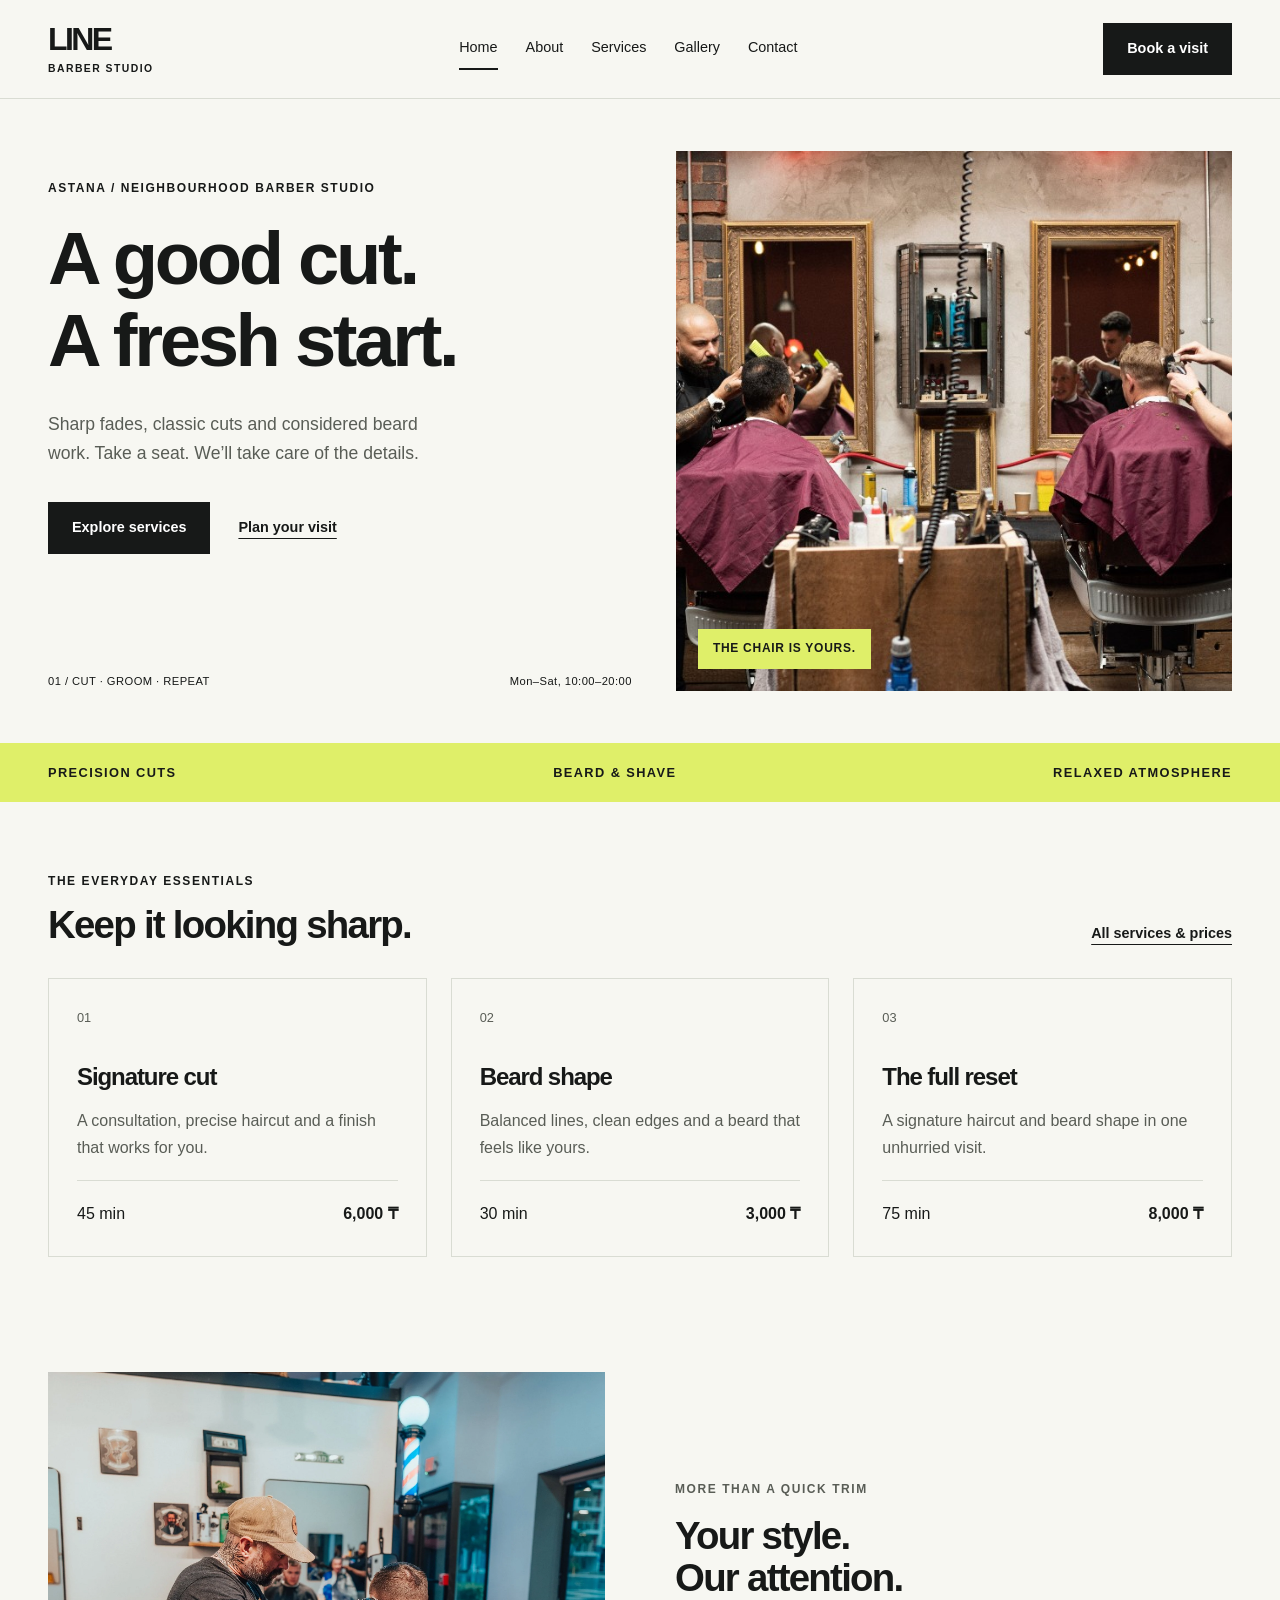
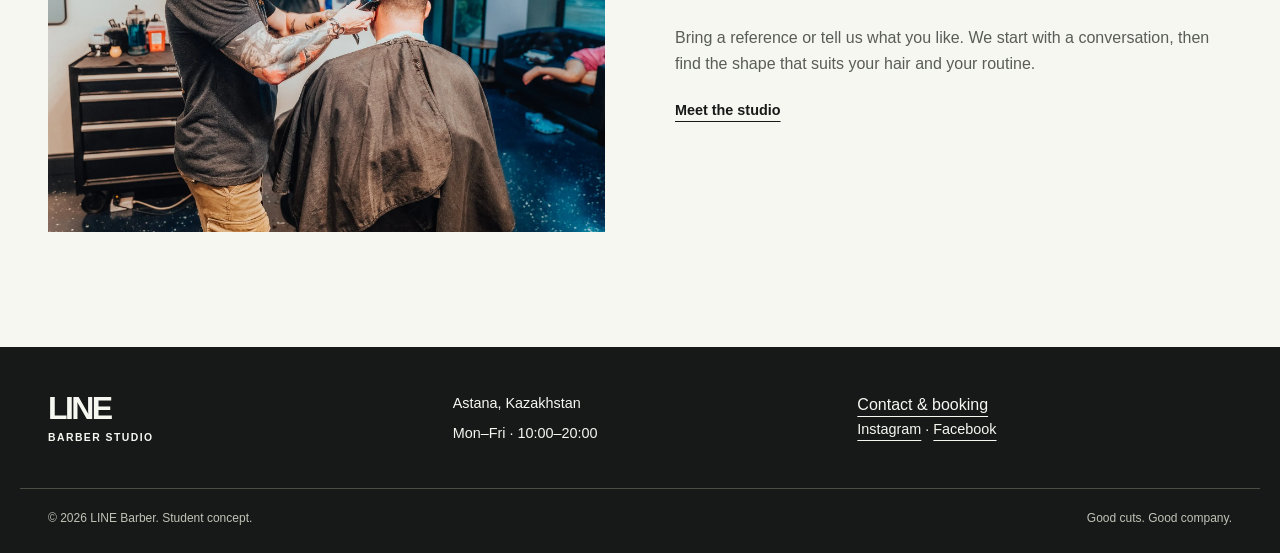
<file: Endterm_Arnur_Marat/index.html>
<!DOCTYPE html>
<html>
<head>
    <title>Home | LINE Barber Studio</title>
    <link rel="stylesheet" href="bootstrap.min.css">
    <link rel="stylesheet" href="style.css">
    
    <script src="js/jquery.min.js" defer></script>
    <script src="js/script.js" defer></script>
</head>
<body>

<a class="skip" href="#main">Skip to content</a>
<header class="site-header">
    <div class="container header-inner">
        <a class="logo" href="index.html">LINE
            <span>BARBER STUDIO</span>
        </a>
        <nav aria-label="Main navigation">
            <a href="index.html" aria-current="page">Home</a>
            <a href="about.html">About</a>
            <a href="services.html">Services</a>
            <a href="gallery.html">Gallery</a>
            <a href="contact.html">Contact</a>
        </nav>
        <a class="btn booking" href="contact.html#booking">Book a visit</a>
    </div>
</header>

<main id="main">
    <section class="hero container">
        <div class="hero-copy">
            <p class="eyebrow">ASTANA / NEIGHBOURHOOD BARBER STUDIO</p>
            <h1>A good cut.<br>A fresh start.</h1>
            <p class="lead">Sharp fades, classic cuts and considered beard work. Take a seat. We’ll take care of the details.</p>
            <div class="actions">
                <a class="btn" href="services.html">Explore services</a>
                <a class="text-link" href="contact.html#booking">Plan your visit</a>
            </div>
            <div class="hero-note">
                <span>01 / CUT · GROOM · REPEAT</span>
                <span>Mon–Sat, 10:00–20:00</span>
            </div>
        </div>
        <div class="hero-image">
            <img src="images/shop.jpg" alt="Barbers working in a brick-walled studio">
            <span class="image-label">THE CHAIR IS YOURS.</span>
        </div>
    </section>
    <section class="strip">
        <div class="container">
            <span>PRECISION CUTS</span>
            <span>BEARD & SHAVE</span>
            <span>RELAXED ATMOSPHERE</span>
        </div>
    </section>
    <section class="container section">
        <div class="section-head">
            <div>
                <p class="eyebrow">THE EVERYDAY ESSENTIALS</p>
                <h2>Keep it looking sharp.</h2>
            </div>
            <a class="text-link" href="services.html">All services & prices</a>
        </div>
        <div class="row g-4">
            <article class="col-md-4">
                <div class="service-card">
                    <span class="number">01</span>
                    <h3>Signature cut</h3>
                    <p>A consultation, precise haircut and a finish that works for you.</p>
                    <div class="card-bottom">
                        <span>45 min</span>
                        <strong>6,000 ₸</strong>
                    </div>
                </div>
            </article>
            <article class="col-md-4">
                <div class="service-card">
                    <span class="number">02</span>
                    <h3>Beard shape</h3>
                    <p>Balanced lines, clean edges and a beard that feels like yours.</p>
                    <div class="card-bottom">
                        <span>30 min</span>
                        <strong>3,000 ₸</strong>
                    </div>
                </div>
            </article>
            <article class="col-md-4">
                <div class="service-card">
                    <span class="number">03</span>
                    <h3>The full reset</h3>
                    <p>A signature haircut and beard shape in one unhurried visit.</p>
                    <div class="card-bottom">
                        <span>75 min</span>
                        <strong>8,000 ₸</strong>
                    </div>
                </div>
            </article>
        </div>
    </section>
    <section class="container section story-grid">
        <div>
            <img src="images/cut.jpg" alt="Barber using clippers to create a precise haircut" loading="lazy">
        </div>
        <div class="story-copy">
            <p class="eyebrow">MORE THAN A QUICK TRIM</p>
            <h2>Your style.<br>Our attention.</h2>
            <p>Bring a reference or tell us what you like. We start with a conversation, then find the shape that suits your hair and your routine.</p>
            <a class="text-link" href="about.html">Meet the studio</a>
        </div>
    </section>
</main>

<footer>
    <div class="container footer-grid">
        <a class="logo" href="index.html">LINE
            <span>BARBER STUDIO</span>
        </a>
        <div>
            <p>Astana, Kazakhstan</p>
            <p>Mon–Fri · 10:00–20:00</p>
        </div>
        <div>
            <a href="contact.html">Contact & booking</a>
            <p>
                <a href="https://www.instagram.com/">Instagram</a> · 
                <a href="https://www.facebook.com/">Facebook</a>
            </p>
        </div>
    </div>
    <div class="container footer-bottom">
        <span>© 2026 LINE Barber. Student concept.</span>
        <span>Good cuts. Good company.</span>
    </div>
</footer>

</body>
</html>
</file>
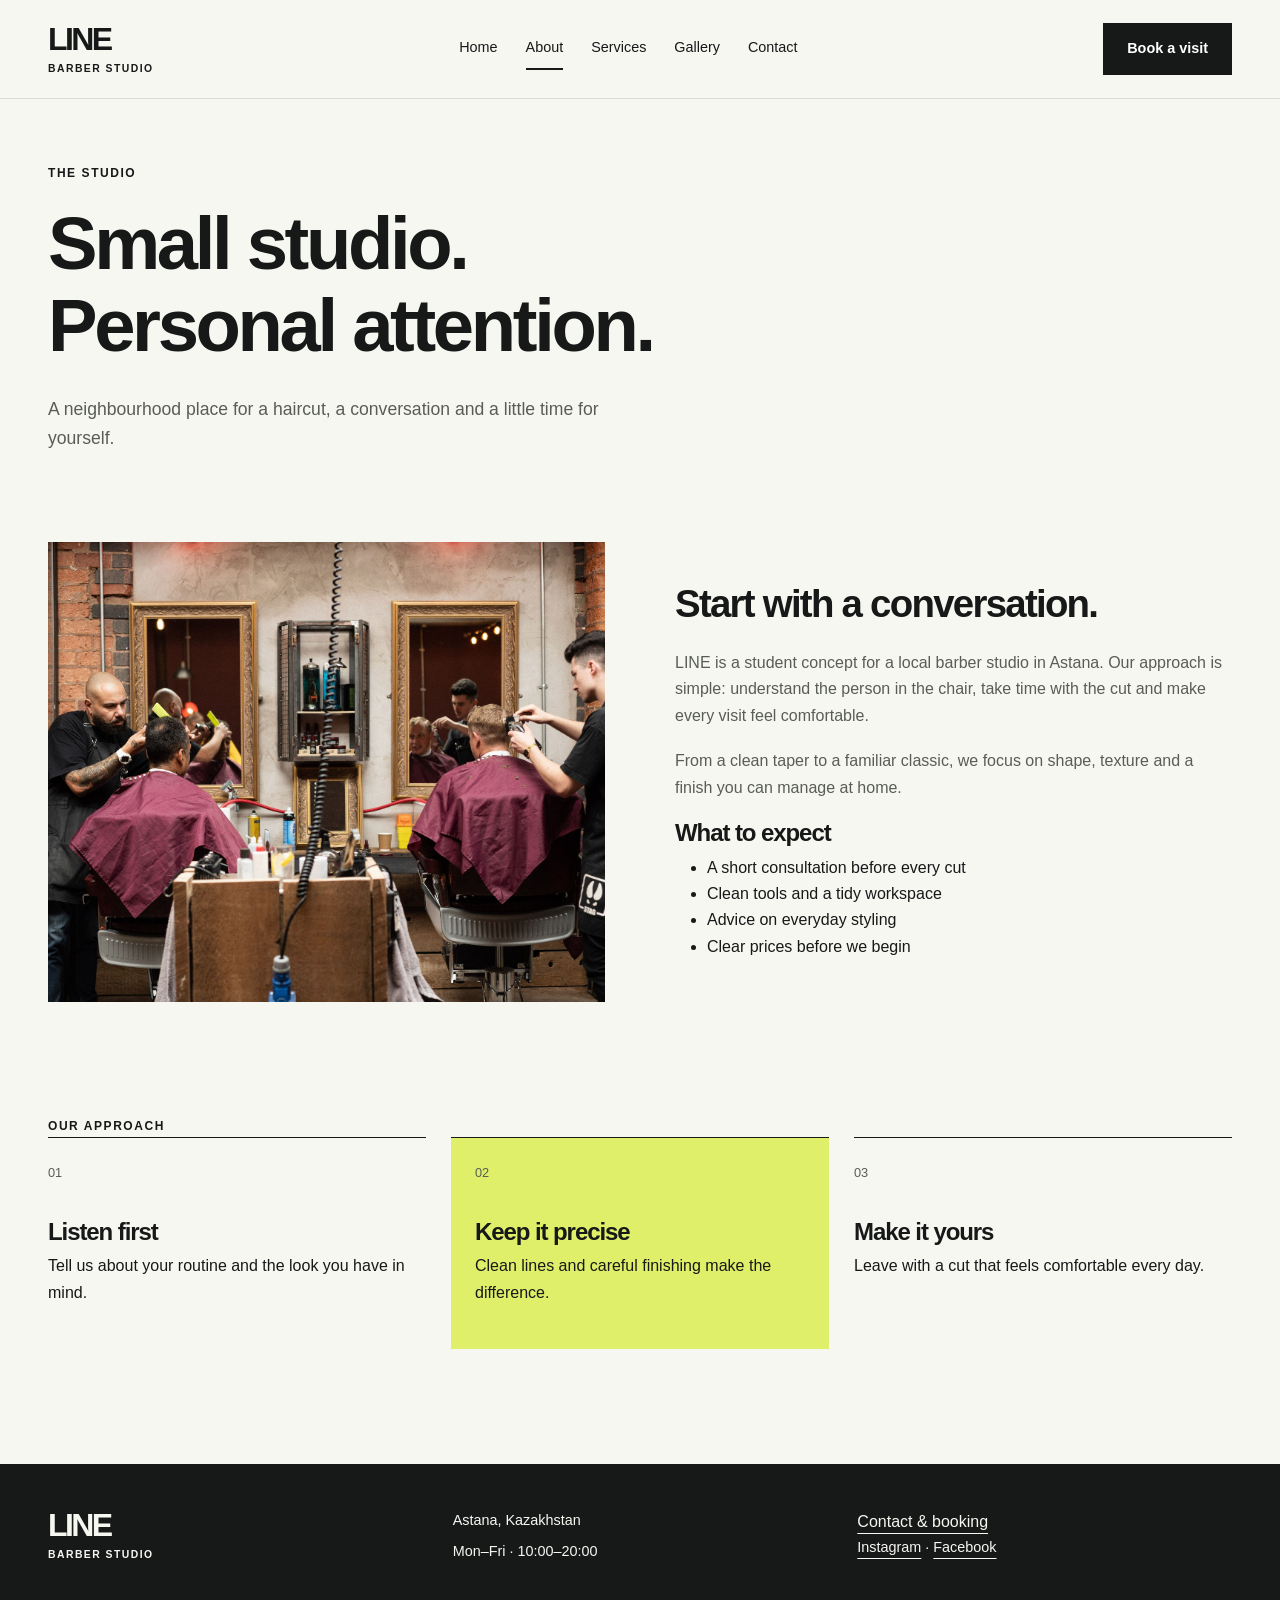
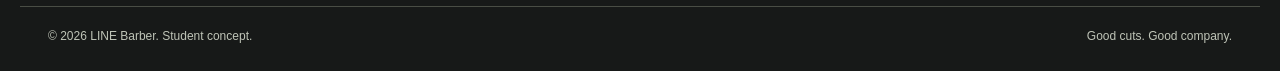
<file: Endterm_Arnur_Marat/about.html>
<!DOCTYPE html>
<html>
<head>
    <title>About | LINE Barber Studio</title>
    <link rel="stylesheet" href="bootstrap.min.css">
    <link rel="stylesheet" href="style.css">
    
    <script src="js/jquery.min.js" defer></script>
    <script src="js/script.js" defer></script>
</head>
<body>
<a class="skip" href="#main">Skip to content</a>
<header class="site-header">
    <div class="container header-inner">
        <a class="logo" href="index.html">LINE
            <span>BARBER STUDIO</span>
        </a>
        <nav aria-label="Main navigation">
            <a href="index.html">Home</a>
            <a href="about.html" aria-current="page">About</a>
            <a href="services.html">Services</a>
            <a href="gallery.html">Gallery</a>
            <a href="contact.html">Contact</a>
        </nav>
        <a class="btn booking" href="contact.html#booking">Book a visit</a>
    </div>
</header>

<main id="main">
    <section class="container page-intro">
        <p class="eyebrow">THE STUDIO</p>
        <h1>Small studio.<br>Personal attention.</h1>
        <p class="lead">A neighbourhood place for a haircut, a conversation and a little time for yourself.</p>
    </section>
    <section class="container story-grid section">
        <img src="images/studio.png" alt="Two barbers working in a welcoming studio">
        <div class="story-copy">
            <h2>Start with a conversation.</h2>
            <p>LINE is a student concept for a local barber studio in Astana. Our approach is simple: understand the person in the chair, take time with the cut and make every visit feel comfortable.</p>
            <p>From a clean taper to a familiar classic, we focus on shape, texture and a finish you can manage at home.</p>
            <h3>What to expect</h3>
            <ul>
                <li>A short consultation before every cut</li>
                <li>Clean tools and a tidy workspace</li>
                <li>Advice on everyday styling</li>
                <li>Clear prices before we begin</li>
            </ul>
        </div>
    </section>
    <section class="container section">
        <p class="eyebrow">OUR APPROACH</p>
        <div class="values-grid">
            <article>
                <span class="number">01</span>
                <h3>Listen first</h3>
                <p>Tell us about your routine and the look you have in mind.</p>
            </article>
            <article>
                <span class="number">02</span>
                <h3>Keep it precise</h3>
                <p>Clean lines and careful finishing make the difference.</p>
            </article>
            <article>
                <span class="number">03</span>
                <h3>Make it yours</h3>
                <p>Leave with a cut that feels comfortable every day.</p>
            </article>
        </div>
    </section>
</main>

<footer>
    <div class="container footer-grid">
        <a class="logo" href="index.html">LINE
            <span>BARBER STUDIO</span>
        </a>
        <div>
            <p>Astana, Kazakhstan</p>
            <p>Mon–Fri · 10:00–20:00</p>
        </div>
        <div>
            <a href="contact.html">Contact & booking</a>
            <p>
                <a href="https://www.instagram.com/">Instagram</a> · 
                <a href="https://www.facebook.com/">Facebook</a>
            </p>
        </div>
    </div>
    <div class="container footer-bottom">
        <span>© 2026 LINE Barber. Student concept.</span>
        <span>Good cuts. Good company.</span>
    </div>
</footer>

</body>
</html>
</file>
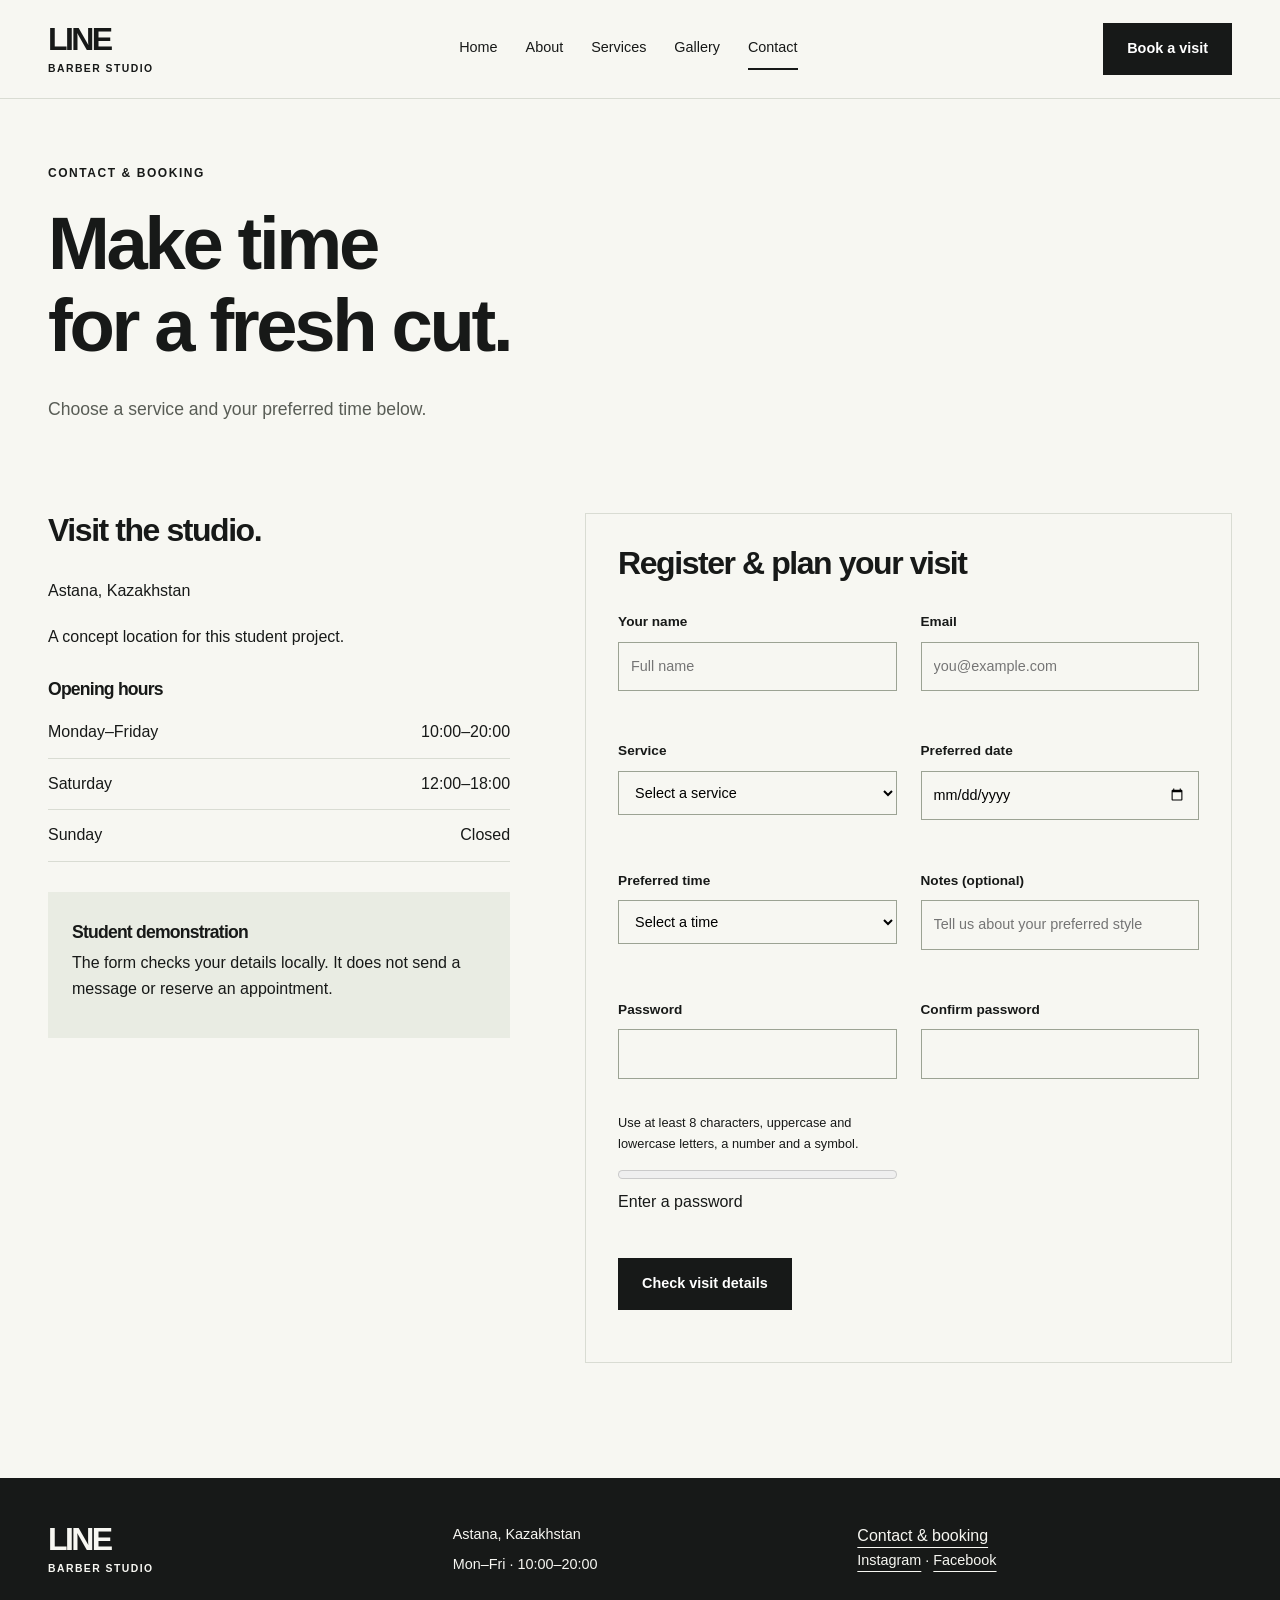
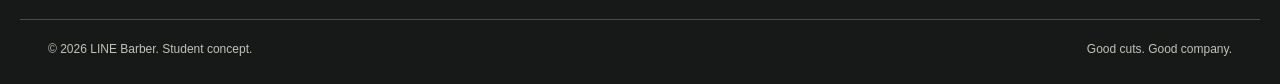
<file: Endterm_Arnur_Marat/contact.html>
<!DOCTYPE html>
<html>
<head>
    <title>Contact | LINE Barber Studio</title>
    <link rel="stylesheet" href="bootstrap.min.css">
    <link rel="stylesheet" href="style.css">

    <script src="js/jquery.min.js" defer></script>
    <script src="js/script.js" defer></script>
</head>
<body>
<a class="skip" href="#main">Skip to content</a>
<header class="site-header">
    <div class="container header-inner">
        <a class="logo" href="index.html">LINE
            <span>BARBER STUDIO</span>
        </a>
        <nav aria-label="Main navigation">
            <a href="index.html">Home</a>
            <a href="about.html">About</a>
            <a href="services.html">Services</a>
            <a href="gallery.html">Gallery</a>
            <a href="contact.html" aria-current="page">Contact</a>
        </nav>
        <a class="btn booking" href="contact.html#booking">Book a visit</a>
    </div>
</header>

<main id="main">
    <section class="container page-intro">
        <p class="eyebrow">CONTACT & BOOKING</p>
        <h1>Make time<br>for a fresh cut.</h1>
        <p class="lead">Choose a service and your preferred time below.</p>
    </section>
    <section class="container section contact-grid">
        <aside>
            <h2>Visit the studio.</h2>
            <p>Astana, Kazakhstan</p>
            <p>A concept location for this student project.</p>
            <h3>Opening hours</h3>
            <dl class="hours">
                <div>
                    <dt>Monday–Friday</dt>
                    <dd>10:00–20:00</dd>
                </div>
                <div>
                    <dt>Saturday</dt>
                    <dd>12:00–18:00</dd>
                </div>
                <div>
                    <dt>Sunday</dt>
                    <dd>Closed</dd>
                </div>
            </dl>
            <div class="contact-note">
                <h3>Student demonstration</h3>
                <p>The form checks your details locally. It does not send a message or reserve an appointment.</p>
            </div>
        </aside>
        <form id="booking" novalidate>
            <h2>Register & plan your visit</h2>
            <div class="form-grid">
                <div>
                    <label for="name">Your name</label>
                    <input id="name" name="name" autocomplete="name" maxlength="80" required placeholder="Full name">
                </div>
                <div>
                    <label for="email">Email</label>
                    <input id="email" name="email" type="email" autocomplete="email" required placeholder="you@example.com">
                </div>
                <div>
                    <label for="service">Service</label>
                    <select id="service" name="service" required>
                        <option value="">Select a service</option>
                        <option>Signature haircut</option>
                        <option>Skin fade</option>
                        <option>Beard shape</option>
                        <option>Cut + beard</option>
                        <option>Classic shave</option>
                        <option>Junior cut</option>
                    </select>
                </div>
                <div>
                    <label for="date">Preferred date</label>
                    <input id="date" name="date" type="date" required>
                </div>
                <div>
                    <label for="time">Preferred time</label>
                    <select id="time" name="time" required>
                        <option value="">Select a time</option>
                        <option>10:00</option>
                        <option>11:30</option>
                        <option>13:00</option>
                        <option>14:30</option>
                        <option>16:00</option>
                        <option>17:30</option>
                        <option>18:30</option>
                    </select>
                </div>
                <div>
                    <label for="notes">Notes (optional)</label>
                    <input id="notes" name="notes" maxlength="300" placeholder="Tell us about your preferred style">
                </div>
                <div>
                    <label for="password">Password</label>
                    <input id="password" type="password" autocomplete="new-password" required minlength="8" aria-describedby="password-help">
                    <p id="password-help">Use at least 8 characters, uppercase and lowercase letters, a number and a symbol.</p>
                    <meter id="strength" min="0" max="3" value="0" aria-label="Password strength"></meter>
                    <p id="strength-label" role="status">Enter a password</p>
                </div>
                <div>
                    <label for="confirm-password">Confirm password</label>
                    <input id="confirm-password" type="password" autocomplete="new-password" required>
                </div>
            </div>
            <button class="btn mt-4" type="submit" id="submit-booking">Check visit details</button>
            <noscript>
                <p>Enable JavaScript to check this demonstration form. No appointment is submitted.</p>
            </noscript>
            <p id="form-result" role="status" aria-live="polite"></p>
        </form>
    </section>
</main>

<footer>
    <div class="container footer-grid">
        <a class="logo" href="index.html">LINE
            <span>BARBER STUDIO</span>
        </a>
        <div>
            <p>Astana, Kazakhstan</p>
            <p>Mon–Fri · 10:00–20:00</p>
        </div>
        <div><a href="contact.html">Contact & booking</a>
            <p>
                <a href="https://www.instagram.com/">Instagram</a> · 
                <a href="https://www.facebook.com/">Facebook</a>
            </p>
        </div>
    </div>
    <div class="container footer-bottom">
        <span>© 2026 LINE Barber. Student concept.</span>
        <span>Good cuts. Good company.</span>
    </div>
</footer>

</body>
</html>
</file>
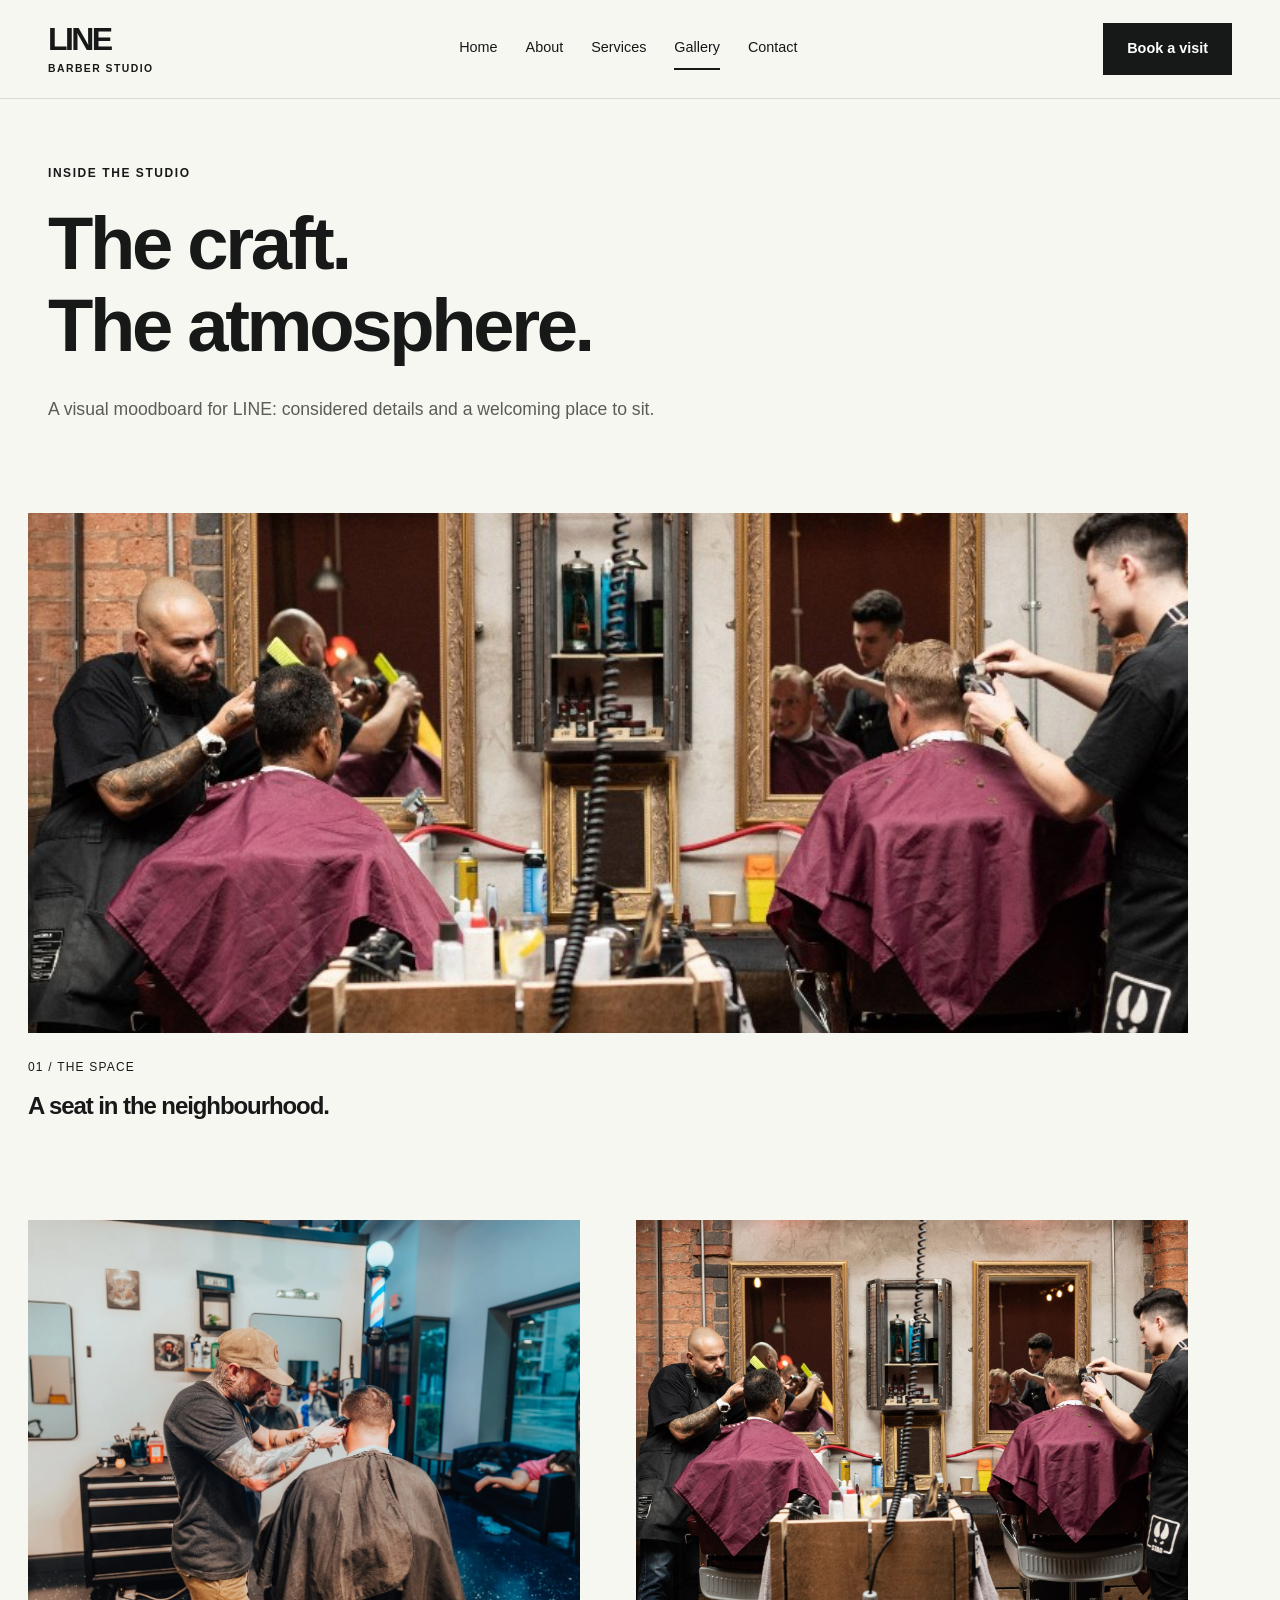
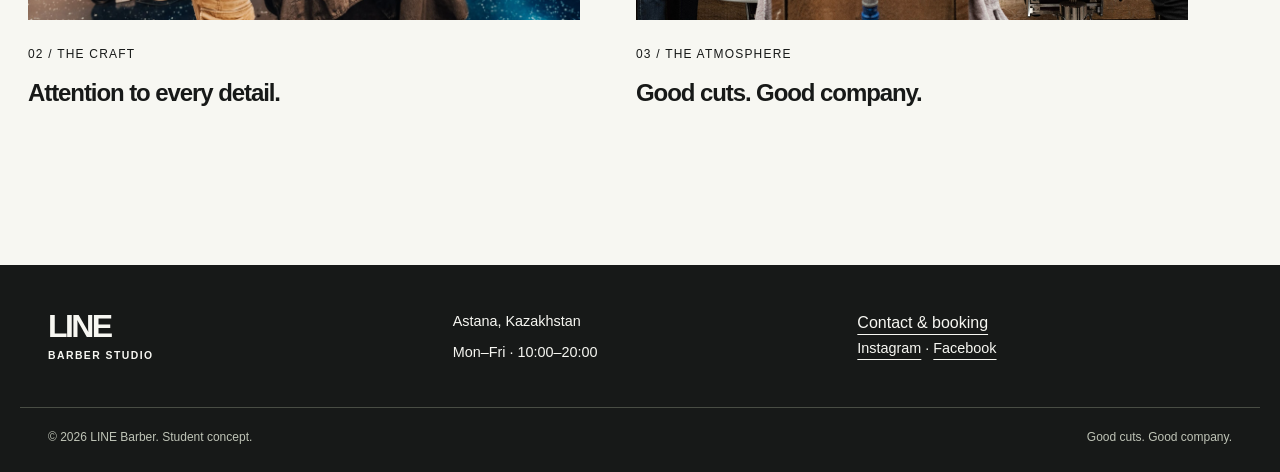
<file: Endterm_Arnur_Marat/gallery.html>
<!DOCTYPE html>
<html>
<head>
    <title>Gallery | LINE Barber Studio</title>
    <link rel="stylesheet" href="bootstrap.min.css">
    <link rel="stylesheet" href="style.css">
    
    <script src="js/jquery.min.js" defer></script>
    <script src="js/script.js" defer></script>
</head>
<body>
<a class="skip" href="#main">Skip to content</a>
<header class="site-header">
    <div class="container header-inner">
        <a class="logo" href="index.html">LINE
            <span>BARBER STUDIO</span>
        </a>
        <nav aria-label="Main navigation">
            <a href="index.html">Home</a>
            <a href="about.html">About</a>
            <a href="services.html">Services</a>
            <a href="gallery.html" aria-current="page">Gallery</a>
            <a href="contact.html">Contact</a>
        </nav>
        <a class="btn booking" href="contact.html#booking">Book a visit</a>
    </div>
</header>

<main id="main">
    <section class="container page-intro">
        <p class="eyebrow">INSIDE THE STUDIO</p>
        <h1>The craft.<br>The atmosphere.</h1>
        <p class="lead">A visual moodboard for LINE: considered details and a welcoming place to sit.</p>
    </section>
    <section class="container section gallery-grid row g-4">
        <figure class="col-12">
            <button class="gallery-open" type="button" aria-label="Enlarge photo"><img src="images/shop.jpg" alt="Barbers working in a brick-walled studio"></button>
            <figcaption>
                <span>01 / THE SPACE</span>
                <h2>A seat in the neighbourhood.</h2>
            </figcaption>
        </figure>
        <figure class="col-12">
            <button class="gallery-open" type="button" aria-label="Enlarge photo"><img src="images/cut.jpg" alt="Close attention to a haircut with clippers" loading="lazy"></button>
            <figcaption>
                <span>02 / THE CRAFT</span>
                <h2>Attention to every detail.</h2>
            </figcaption>
        </figure>
        <figure class="col-12">
            <button class="gallery-open" type="button" aria-label="Enlarge photo"><img src="images/studio.png" alt="Barbers working with customers in a studio" loading="lazy"></button>
            <figcaption>
                <span>03 / THE ATMOSPHERE</span>
                <h2>Good cuts. Good company.</h2>
            </figcaption>
        </figure>
    </section>
</main>
<dialog id="lightbox" aria-label="Image gallery">
    <button class="btn" id="close-lightbox" autofocus>Close ×</button>
    <div class="lightbox-stage"><img id="large-photo" alt=""></div>
    <div class="lightbox-controls"><button class="btn" id="previous-photo" aria-label="Previous image">←</button><p id="photo-caption" aria-live="polite"></p><button class="btn" id="next-photo" aria-label="Next image">→</button></div>
</dialog>

<footer>
    <div class="container footer-grid">
        <a class="logo" href="index.html">LINE
            <span>BARBER STUDIO</span>
        </a>
        <div>
            <p>Astana, Kazakhstan</p>
            <p>Mon–Fri · 10:00–20:00</p>
        </div>
        <div>
            <a href="contact.html">Contact & booking</a>
            <p>
                <a href="https://www.instagram.com/">Instagram</a> · 
                <a href="https://www.facebook.com/">Facebook</a>
            </p>
        </div>
    </div>
    <div class="container footer-bottom">
        <span>© 2026 LINE Barber. Student concept.</span>
        <span>Good cuts. Good company.</span>
    </div>
</footer>

</body>
</html>
</file>
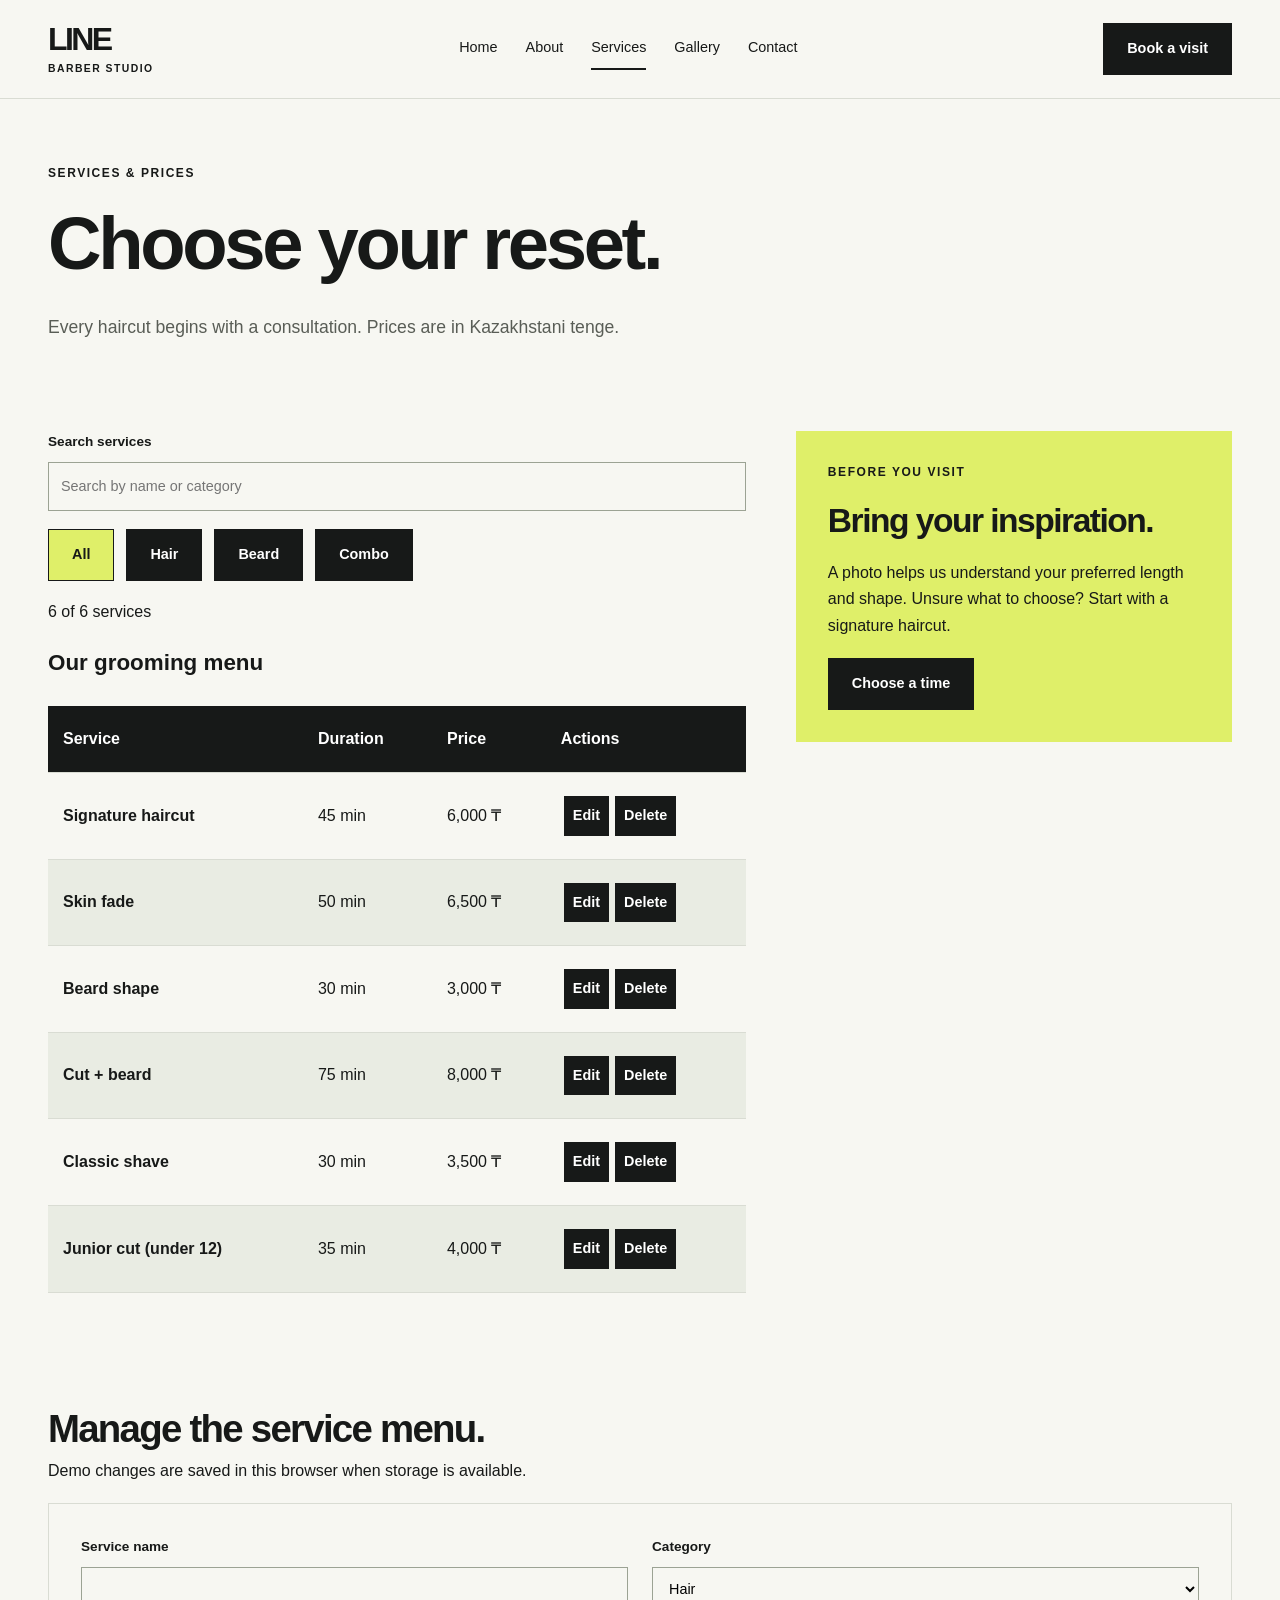
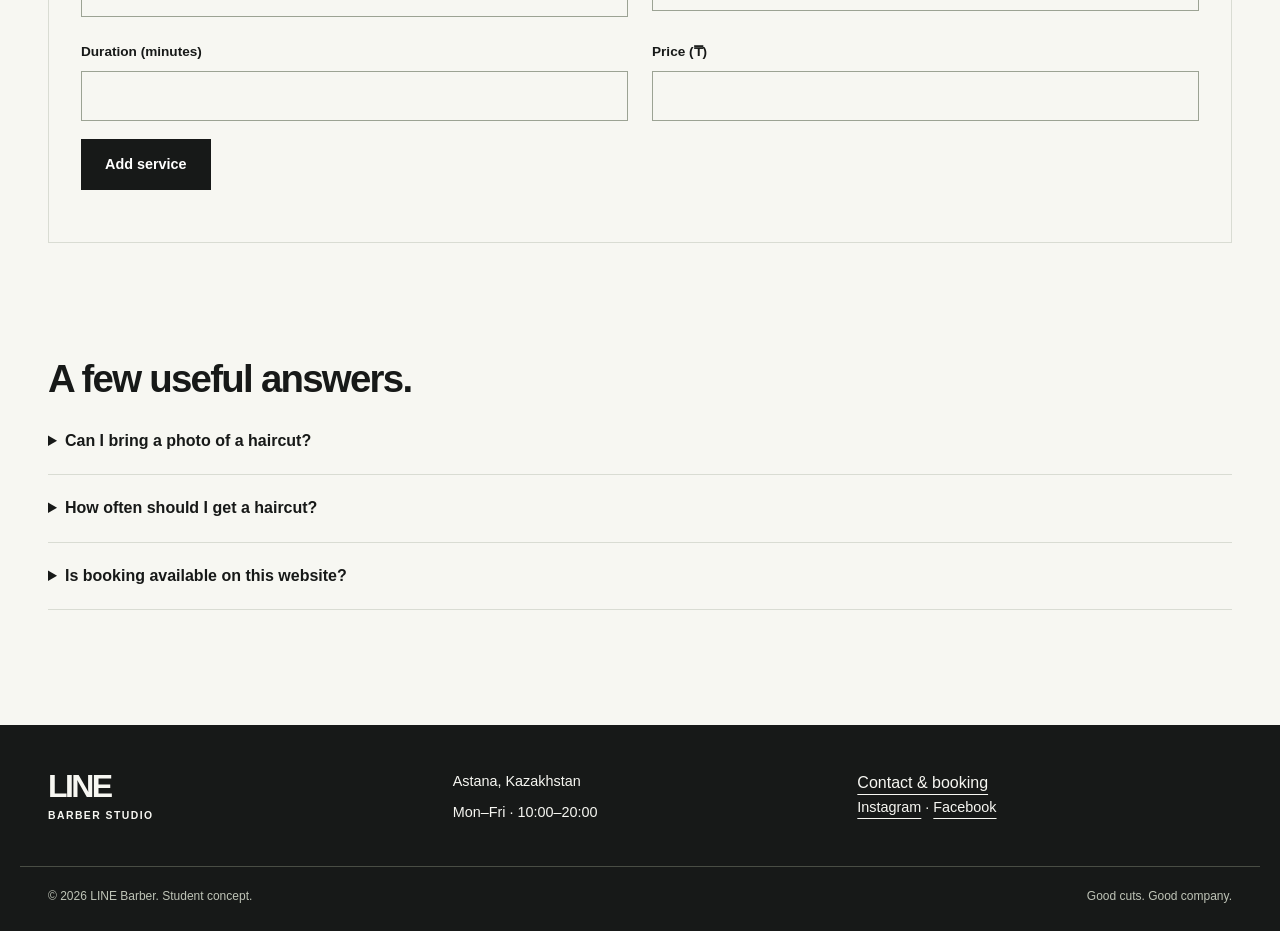
<file: Endterm_Arnur_Marat/services.html>
<!DOCTYPE html>
<html>
<head>
    <title>Services | LINE Barber Studio</title>
    <link rel="stylesheet" href="bootstrap.min.css">
    <link rel="stylesheet" href="style.css">
    
    <script src="js/jquery.min.js" defer></script>
    <script src="js/script.js" defer></script>
</head>
<body>
<a class="skip" href="#main">Skip to content</a>
<header class="site-header">
    <div class="container header-inner">
        <a class="logo" href="index.html">LINE
            <span>BARBER STUDIO</span>
        </a>
        <nav aria-label="Main navigation">
            <a href="index.html">Home</a>
            <a href="about.html">About</a>
            <a href="services.html" aria-current="page">Services</a>            
            <a href="gallery.html">Gallery</a>
            <a href="contact.html">Contact</a>
        </nav>
        <a class="btn booking" href="contact.html#booking">Book a visit</a>
    </div>
</header>

<main id="main">
    <section class="container page-intro">
        <p class="eyebrow">SERVICES & PRICES</p>
        <h1>Choose your reset.</h1>
        <p class="lead">Every haircut begins with a consultation. Prices are in Kazakhstani tenge.</p>
    </section>
    <section class="container section pricing-layout">
        <div>
            <label for="service-search">Search services</label>
            <input id="service-search" type="search" placeholder="Search by name or category">
            <div class="filters" role="group" aria-label="Service category">
                <button class="btn" data-category="all" aria-pressed="true">All</button>
                <button class="btn" data-category="hair" aria-pressed="false">Hair</button>
                <button class="btn" data-category="beard" aria-pressed="false">Beard</button>
                <button class="btn" data-category="combo" aria-pressed="false">Combo</button>
            </div>
            <p id="service-count" role="status"></p>
            <div class="table-wrap">
            <table>
                <caption>Our grooming menu</caption>
                <thead>
                    <tr>
                        <th scope="col">Service</th>
                        <th scope="col">Duration</th>
                        <th scope="col">Price</th><th scope="col">Actions</th>
                    </tr>
                </thead>
                <tbody id="service-rows"></tbody>
            </table>
        </div>
        </div>
        <aside class="visit-card">
            <p class="eyebrow">BEFORE YOU VISIT</p>
            <h2>Bring your inspiration.</h2>
            <p>A photo helps us understand your preferred length and shape. Unsure what to choose? Start with a signature haircut.</p>
            <a class="btn" href="contact.html#booking">Choose a time</a>
        </aside>
    </section>
    <section class="container section">
        <h2>Manage the service menu.</h2>
        <p>Demo changes are saved in this browser when storage is available.</p>
        <form id="service-editor">
            <div class="form-grid">
                <div><label for="item-name">Service name</label><input id="item-name" required maxlength="80"></div>
                <div><label for="item-category">Category</label><select id="item-category"><option value="hair">Hair</option><option value="beard">Beard</option><option value="combo">Combo</option></select></div>
                <div><label for="item-duration">Duration (minutes)</label><input id="item-duration" type="number" min="5" max="240" required></div>
                <div><label for="item-price">Price (₸)</label><input id="item-price" type="number" min="0" max="1000000" required></div>
            </div>
            <div class="filters"><button class="btn" id="save-service">Add service</button><button class="btn" type="button" id="cancel-edit" hidden>Cancel edit</button></div>
            <p id="editor-result" role="status"></p>
        </form>
    </section>
    <section class="container section">
        <h2>A few useful answers.</h2>
        <details>
            <summary>Can I bring a photo of a haircut?</summary>
            <p>Absolutely. We will discuss how it works with your hair texture and daily routine.</p>
        </details>
        <details>
            <summary>How often should I get a haircut?</summary>
            <p>For a sharp fade, consider a visit every 2–3 weeks. Longer styles usually need less frequent maintenance.</p>
        </details>
        <details>
            <summary>Is booking available on this website?</summary>
            <p>The booking form is a student demonstration. It does not make a real appointment.</p>
        </details>
    </section>
</main>

<footer>
    <div class="container footer-grid">
        <a class="logo" href="index.html">LINE
            <span>BARBER STUDIO</span>
        </a>
        <div>
            <p>Astana, Kazakhstan</p>
            <p>Mon–Fri · 10:00–20:00</p>
        </div>
        <div>
            <a href="contact.html">Contact & booking</a>
            <p><a href="https://www.instagram.com/">Instagram</a> · 
                <a href="https://www.facebook.com/">Facebook</a>
            </p>
        </div>
    </div>
    <div class="container footer-bottom">
        <span>© 2026 LINE Barber. Student concept.</span>
        <span>Good cuts. Good company.</span>
    </div>
</footer>

</body>
</html>
</file>
<file: Endterm_Arnur_Marat/style.css>
:root { 
    --ink: #171918;
    --paper: #f7f7f2;
    --accent: #dfef69;
    --muted: #595d56;
    --line: #d9dcd3;
}

* {
    box-sizing: border-box;
}

body {
    margin: 0;
    background: var(--paper);
    color: var(--ink);
    font-family: Studio, sans-serif;
    font-size: 16px;
    line-height: 1.65;
}

a {
    color: inherit;
    text-underline-offset: 6px;
}

a:hover {
    color: #596318;
}

a:focus, button:focus, input:focus, select:focus, summary:focus {
    outline: 3px solid #657820;
    outline-offset: 4px;
}

img {
    width: 100%;
    display: block;
    object-fit: cover;
}

h1, h2, h3 {
    font-weight: 700;
    line-height: 1.1;
    letter-spacing: -.045em;
}

h1 {
    font-size: clamp(3rem, 5.8vw, 5.8rem);
    margin: 20px 0 28px;
}

h2 {
    font-size: clamp(2rem, 3vw, 3rem);
}

h3 {
    font-size: 1.5rem;
}

p {
    margin-bottom: 1.2rem;}

.container {
    max-width: 1240px;
    padding-left: 28px;
    padding-right: 28px;
}

.site-header {
    border-bottom: 1px solid var(--line);
}

.header-inner {
    display: flex;
    align-items: center;
    justify-content: space-between;
    gap: 24px;
    padding-top:
    23px;
    padding-bottom: 23px;
}

.logo {
    font-size: 2rem;
    letter-spacing: -.08em;
    font-weight: 900;
    line-height: 1;
    text-decoration: none;
}

.logo span {
    display: block;
    font-size: .65rem;
    letter-spacing: .14em;
    margin-top: 9px;
}

nav {
    display: flex;
    gap: 28px;
    flex-wrap: wrap;
}

nav a {
    font-size: .9rem;
    text-decoration: none;
    padding: 8px 0;
}

nav a[aria-current] {
    border-bottom: 2px solid var(--ink);
}

.btn {
    background: var(--ink);
    border: 1px solid var(--ink);
    color: white;
    border-radius: 0;
    padding: 14px 23px;
    font-size: .9rem;
    font-weight: 600;
}

.btn:hover {
    background: var(--accent);
    color: var(--ink); border-color: var(--ink);
}

.btn:disabled {
    background: #5e625b;
    color: white;
}

.hero {
    display: grid;
    grid-template-columns: 1.05fr 1fr;
    gap: 44px;
    padding-top: 52px;
    padding-bottom: 52px;
}

.hero-copy {
    padding-top: 28px;
    display: flex;
    flex-direction: column;
    align-items: flex-start;
}

.eyebrow {
    font-size: .75rem;
    font-weight: bold;
    letter-spacing: .13em;
    margin-bottom: 0;
}

.lead {
    font-size: 1.1rem;
    color: var(--muted);
    max-width: 620px;
}

.hero .lead {
    max-width: 410px;
}

.actions {
    display: flex;
    align-items: center;
    gap: 28px; margin-top: 15px;
    flex-wrap: wrap;
}

.text-link {
    font-size: .9rem;
    font-weight: 600;
}

.hero-note {
    display: flex;
    width: 100%;
    justify-content: space-between;
    gap: 15px;
    margin-top: auto;
    padding-top: 55px;
    font-size: .7rem;
    letter-spacing: .04em;
}

.hero-image {
    position: relative;
    min-height: 540px;
}

.hero-image img {
    height: 100%;
    position: absolute;
    object-position: center;
}

.image-label {
    position: absolute;
    bottom: 22px;
    left: 22px;
    background: var(--accent);
    padding: 10px 15px;
    font-size: .75rem;
    font-weight: bold;
    letter-spacing: .06em;
}

.strip {
    background: var(--accent);
    padding: 19px 0;
}

.strip .container {
    display: flex;
    justify-content: space-between;
    gap: 15px;
    font-size: .8rem;
    font-weight: bold;
    letter-spacing: .11em;
}

.section {
    padding-top: 70px;
    padding-bottom: 45px;
}

.section-head {
    display: flex;
    align-items: end;
    justify-content: space-between;
    gap: 24px;
    margin-bottom: 32px;
}

.section-head h2 {
    margin-top: 12px;
    margin-bottom: 0;
}

.service-card {
    height: 100%;
    padding: 28px;
    border: 1px solid var(--line);
}

.number {
    font-size: .8rem;
    color: var(--muted);
    display: block;
    margin-bottom: 36px;
}

.service-card h3 {
    margin-bottom: 18px;
}

.service-card p {
    color: var(--muted);
}

.card-bottom {
    border-top: 1px solid var(--line);
    padding-top: 20px;
    display: flex;
    justify-content: space-between;
}

.story-grid {
    display: grid;
    grid-template-columns: 1fr 1fr;
    gap: 70px;
    align-items: center;
}

.story-grid img {
    height: 460px;
}

.story-copy h2 {
    margin: 15px 0 25px;
}

.story-copy p {
    color: var(--muted);
}

footer {
    background: var(--ink);
    color: var(--paper);
    margin-top: 70px;
    padding: 45px 0 24px;
}

.footer-grid {
    display: grid;
    grid-template-columns: 1fr 1fr 1fr;
    gap: 30px;
}

footer p {
    margin-bottom: 7px;
    font-size: .9rem;
}

footer a:hover {
    color: var(--accent);
}

.footer-bottom {
    border-top: 1px solid #494d44;
    margin-top: 35px;
    padding-top: 20px;
    display: flex;
    justify-content: space-between;
    gap: 20px;
    font-size: .75rem;
    color: #bfc4b7;
}

.page-intro {
    padding-top: 65px;
}

.page-intro h1 {
    max-width: 850px;
}

.values-grid {
    display: grid;
    grid-template-columns: repeat(3, 1fr);
    gap: 25px;
}

.values-grid article {
    border-top: 1px solid var(--ink);
    padding-top: 24px;
}

.values-grid article:nth-child(2) {
    background: var(--accent);
    padding: 24px;
}

.pricing-layout {
    display: grid;
    grid-template-columns: 1.6fr 1fr;
    gap: 50px;
    align-items: start;
}

.table-wrap {
    overflow-x: auto;
}

table {
    width: 100%;
    border-collapse: collapse;
    min-width: 360px;
}

caption {
    caption-side: top;
    color: var(--ink);
    font-size: 1.4rem;
    font-weight: bold; padding: 0 0 24px;
}

th, td {
    text-align: left;
    padding: 20px 15px;
    border-bottom: 1px solid var(--line);
}

thead {
    background: var(--ink);
    color: white;
}

tbody tr:nth-child(even) {
    background: #e9ece3;
}

.visit-card {
    background: var(--accent); padding: 32px;
}

.visit-card h2 {
    margin: 20px 0; font-size: 2.1rem;
}

details {
    border-bottom: 1px solid var(--line); padding: 20px 0;
}

summary {
    cursor: pointer; font-weight: bold;
}

details p {
    margin-top: 20px;
}

.gallery-grid {
    display: grid; grid-template-columns: 1fr 1fr; gap: 32px;
}

.gallery-grid figure:first-child {
    grid-column: 1 / -1;
}

.gallery-grid img {
    height: 400px;
}

.gallery-grid figure:first-child img {
    height: 520px;
}

figcaption {
    padding: 20px 0;
}

figcaption span {
    font-size: .75rem;
    letter-spacing: .1em;
}

figcaption h2 {
    font-size: 1.5rem;
    margin-top: 14px;
}

.credits {
    font-size: .8rem;
    color: var(--muted);
}

.contact-grid {
    display: grid;
    grid-template-columns: 1fr 1.4fr;
    gap: 75px;
}

.contact-grid h2 {
    font-size: 2rem;
    margin-bottom: 30px;
}

.contact-grid h3 {
    font-size: 1.1rem;
    margin-top: 30px;
}

.hours div {
    display: flex;
    justify-content: space-between;
    border-bottom: 1px solid var(--line);
    padding: 12px 0;
    gap: 16px;
}

.hours dt {
    font-weight: normal;
}

.hours dd {
    margin: 0;
}

.contact-note {
    background: #e9ece3;
    padding: 1px 24px 16px;
    margin-top: 30px;
}

form {
    border: 1px solid var(--line);
    padding: 32px;
}

.form-grid {
    display: grid;
    grid-template-columns: 1fr 1fr;
    gap: 24px;
}

label {
    display: block;
    font-size: .85rem;
    font-weight: bold;
    margin-bottom: 8px;
}

input, select {
    width: 100%; min-width: 0;
    border: 1px solid #9ca394;
    background: transparent;
    padding: 12px;
    border-radius: 0;
    font: inherit;
    font-size: .9rem;
}

#form-result {
    margin: 20px 0 0;
    font-weight: bold;
}

.skip {
    position: absolute;
    left: 20px; top: -100px;
    background: var(--accent);
    padding: 12px; z-index: 10;
}

.skip:focus { 
    top: 10px; 
}


@media (max-width: 991px) {
 .header-inner { flex-wrap: wrap; }
 nav { order: 3; width: 100%; justify-content: center; }
 .hero { gap: 26px; }
 .hero-image { min-height: 470px; }
 .hero-note { flex-direction: column; padding-top: 30px; }
 .story-grid { gap: 30px; }
 .pricing-layout, .contact-grid { gap: 30px; }
 .form-grid { grid-template-columns: 1fr; }
 .booking { margin-left: auto; }
}
@media (max-width: 575px) {
 .container { padding-left: 20px; padding-right: 20px; }
 .header-inner { flex-direction: column; gap: 20px; }
 .booking { margin: 0; }
 nav { gap: 18px; } nav a { font-size: .8rem; }
 .hero, .story-grid, .values-grid, .pricing-layout, .contact-grid, .gallery-grid, .footer-grid { grid-template-columns: 1fr; }
 .hero { padding-top: 20px; }
 .hero-image { min-height: 390px; }
 .hero-copy { padding-top: 15px; }
 .hero-note { margin-top: 25px; }
 .strip .container { flex-direction: column; text-align: center; gap: 10px; }
 .section { padding-top: 45px; padding-bottom: 20px; }
 .section-head { align-items: start; flex-direction: column; }
 .story-grid img { height: 340px; }
 .gallery-grid figure:first-child { grid-column: auto; }
 .gallery-grid img, .gallery-grid figure:first-child img { height: 330px; }
 .page-intro { padding-top: 40px; }
 .footer-bottom { flex-direction: column; }
 form { padding: 22px; }
 th, td { padding: 15px 10px; font-size: .85rem; }
}
/* Endterm interactive features */
.filters { display:flex; gap:12px; flex-wrap:wrap; margin:18px 0; }
.filters [aria-pressed="true"] { background:var(--accent); color:var(--ink); }
.feedback { display:block; font-size:.85rem; margin-top:6px; min-height:1.4em; }
.error { color:#a11d24; }
.success { color:#285a20; }
[aria-invalid="true"] { border-color:#a11d24; }
meter { width:100%; height:18px; }
#password-help { font-size:.8rem; margin:8px 0; }
.gallery-open { display:block; width:100%; border:0; padding:0; background:none; cursor:zoom-in; }
#lightbox { width:min(1000px,94vw); max-height:94vh; border:0; background:var(--paper); padding:20px; }
#lightbox::backdrop { background:rgba(0,0,0,.85); }
.lightbox-stage { height:min(60vh,620px); margin:16px 0; }
#large-photo { width:100%; height:100%; object-fit:contain; }
.lightbox-controls { display:flex; align-items:center; justify-content:space-between; gap:15px; }
.lightbox-controls p { margin:0; }
td .btn { padding:8px; margin:3px; }
[hidden] { display:none !important; }
</file>
